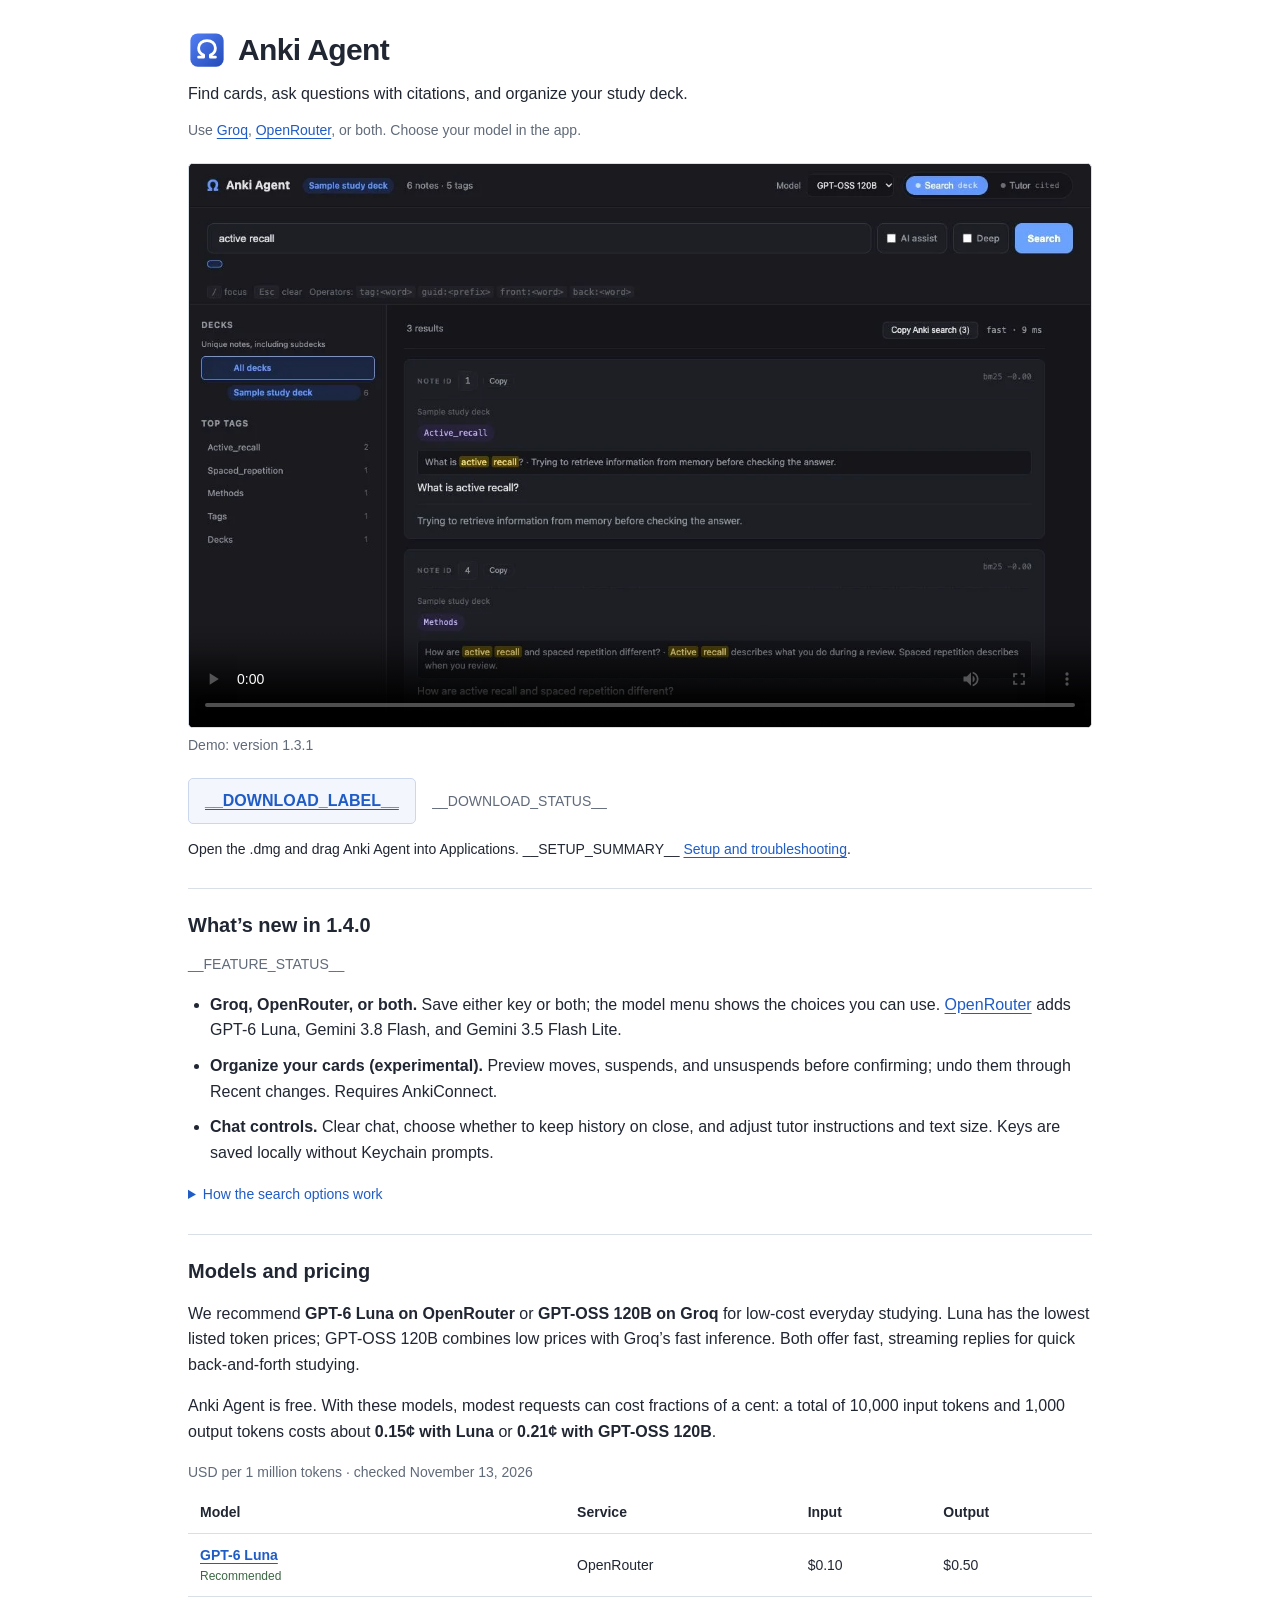
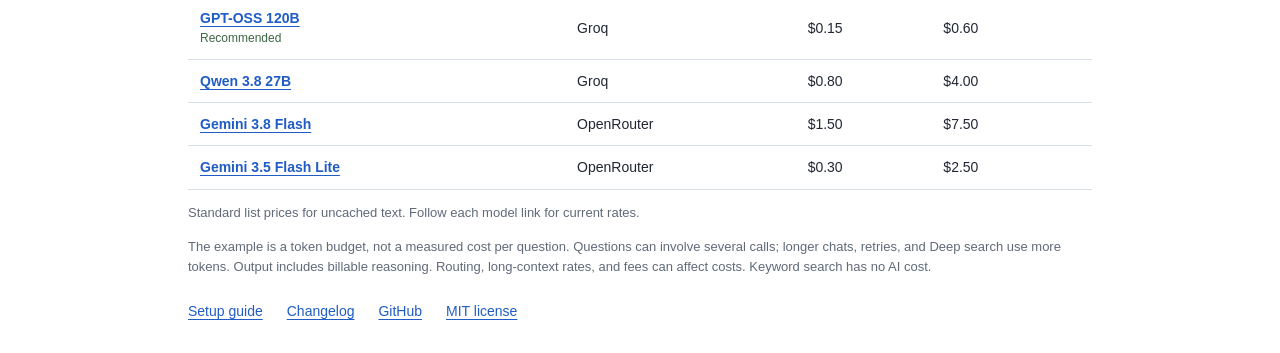
<file: site/public/index.html>
<!doctype html>
<html lang="en">
<head>
  <meta charset="utf-8">
  <meta name="viewport" content="width=device-width, initial-scale=1">
  <meta name="description" content="Search your Anki deck, study with cited answers, and organize cards. Download Anki Agent for Mac.">
  <title>Anki Agent</title>
  <link rel="icon" type="image/svg+xml" href="icon.svg">
  <link rel="stylesheet" href="style.css?v=1.4.0-pricing">
</head>
<body>
  <a class="skip-link" href="#main">Skip to content</a>
  <header>
    <div class="title"><img src="icon.svg" alt="" width="38" height="38"><h1>Anki Agent</h1></div>
    <p class="intro">Find cards, ask questions with citations, and organize your study deck.</p>
    <p class="provider">Use <a href="https://console.groq.com/">Groq</a>, <a href="https://openrouter.ai/">OpenRouter</a>, or both. Choose your model in the app.</p>
  </header>

  <main id="main">
    <section id="demo" aria-label="Demo">
      <video controls playsinline preload="metadata" poster="demo-poster.webp?v=citations" aria-label="Anki Agent app walkthrough">
        <source src="demo.mp4?v=citations" type="video/mp4">
        <track kind="captions" src="demo.vtt?v=citations" srclang="en" label="Walkthrough captions" default>
        <a href="demo.mp4?v=citations">Download the demo video</a>.
      </video>
      <p class="caption">Demo: version 1.3.1</p>
    </section>
    <section id="download" aria-label="Download">
      <a class="download-link" href="__DOWNLOAD_URL__">__DOWNLOAD_LABEL__</a>
      <p class="download-status">__DOWNLOAD_STATUS__</p>
      <p>Open the .dmg and drag Anki Agent into Applications. __SETUP_SUMMARY__ <a href="https://github.com/ajy25/anki-agent/blob/main/docs/MAC_SETUP.md">Setup and troubleshooting</a>.</p>
    </section>
    <section id="updates" aria-labelledby="updates-title">
      <h2 id="updates-title">What’s new in 1.4.0</h2>
      <p class="release-status">__FEATURE_STATUS__</p>
      <ul>
        <li><strong>Groq, OpenRouter, or both.</strong> Save either key or both; the model menu shows the choices you can use. <a href="https://openrouter.ai/">OpenRouter</a> adds GPT-6 Luna, Gemini 3.8 Flash, and Gemini 3.5 Flash Lite.</li>
        <li><strong>Organize your cards (experimental).</strong> Preview moves, suspends, and unsuspends before confirming; undo them through Recent changes. Requires AnkiConnect.</li>
        <li><strong>Chat controls.</strong> Clear chat, choose whether to keep history on close, and adjust tutor instructions and text size. Keys are saved locally without Keychain prompts.</li>
      </ul>
      <details>
        <summary>How the search options work</summary>
        <p><strong>Keyword search:</strong> matches words and tags locally, without an AI call. Start here when you know a term, such as <code>sucralfate</code>.</p>
        <p><strong>AI assist:</strong> describe a topic. AI explores deck tags and tries keywords, then returns cards matching the search it builds.</p>
        <p><strong>Deep search:</strong> AI finds possible matches, screens short card excerpts for relevance, and gives a reason for each card kept. It uses more AI calls and may take longer. You can narrow broad searches; at most 400 candidates are reviewed per search.</p>
        <p>Use <strong>Tutor</strong> for an explanation with card citations. <a href="https://github.com/ajy25/anki-agent/blob/main/docs/SEARCH.md">Read the search guide</a>.</p>
      </details>
    </section>
    <section id="pricing" aria-labelledby="pricing-title">
      <h2 id="pricing-title">Models and pricing</h2>
      <p>We recommend <strong>GPT-6 Luna on OpenRouter</strong> or <strong>GPT-OSS 120B on Groq</strong> for low-cost everyday studying. Luna has the lowest listed token prices; GPT-OSS 120B combines low prices with Groq’s fast inference. Both offer fast, streaming replies for quick back-and-forth studying.</p>
      <p>Anki Agent is free. With these models, modest requests can cost fractions of a cent: a total of 10,000 input tokens and 1,000 output tokens costs about <strong>0.15¢ with Luna</strong> or <strong>0.21¢ with GPT-OSS 120B</strong>.</p>
      <div class="price-table" role="region" aria-label="Model pricing comparison" tabindex="0">
        <table>
          <caption>USD per 1 million tokens · checked November 13, 2026</caption>
          <thead><tr><th scope="col">Model</th><th scope="col">Service</th><th scope="col">Input</th><th scope="col">Output</th></tr></thead>
          <tbody>
            <tr><th scope="row"><a href="https://openrouter.ai/openai/gpt-6-luna">GPT-6 Luna</a><span class="recommended">Recommended</span></th><td>OpenRouter</td><td>$0.10</td><td>$0.50</td></tr>
            <tr><th scope="row"><a href="https://console.groq.com/docs/model/openai/gpt-oss-120b">GPT-OSS 120B</a><span class="recommended">Recommended</span></th><td>Groq</td><td>$0.15</td><td>$0.60</td></tr>
            <tr><th scope="row"><a href="https://console.groq.com/docs/model/qwen/qwen3.8-27b">Qwen 3.8 27B</a></th><td>Groq</td><td>$0.80</td><td>$4.00</td></tr>
            <tr><th scope="row"><a href="https://openrouter.ai/google/gemini-3.8-flash">Gemini 3.8 Flash</a></th><td>OpenRouter</td><td>$1.50</td><td>$7.50</td></tr>
            <tr><th scope="row"><a href="https://openrouter.ai/google/gemini-3.5-flash-lite">Gemini 3.5 Flash Lite</a></th><td>OpenRouter</td><td>$0.30</td><td>$2.50</td></tr>
          </tbody>
        </table>
      </div>
      <p class="pricing-note">Standard list prices for uncached text. Follow each model link for current rates.</p>
      <p class="pricing-note">The example is a token budget, not a measured cost per question. Questions can involve several calls; longer chats, retries, and Deep search use more tokens. Output includes billable reasoning. Routing, long-context rates, and fees can affect costs. Keyword search has no AI cost.</p>
    </section>
  </main>

  <footer aria-label="Project links">
    <a href="https://github.com/ajy25/anki-agent/blob/main/docs/MAC_SETUP.md">Setup guide</a>
    <a href="https://github.com/ajy25/anki-agent/blob/main/CHANGELOG.md">Changelog</a>
    <a href="https://github.com/ajy25/anki-agent">GitHub</a>
    <a href="https://github.com/ajy25/anki-agent/blob/main/LICENSE">MIT license</a>
  </footer>
</body>
</html>
</file>
<file: site/public/style.css>
:root {
  color-scheme: light;
  font-family: -apple-system, BlinkMacSystemFont, "Segoe UI", sans-serif;
  color: #202632;
  background: #fff;
  line-height: 1.6;
  font-size: 16px;
}

* { box-sizing: border-box; }
body { max-width: 960px; margin: 0 auto; padding: 30px 28px; }
a { color: #205cc5; text-underline-offset: 3px; }
a:hover { color: #153c82; }
a:focus-visible, video:focus-visible, summary:focus-visible { outline: 3px solid #7ba5f0; outline-offset: 4px; }
.title { display: flex; gap: 12px; align-items: center; }
.title img { display: block; }
h1 { margin: 0; font-size: 30px; line-height: 1.3; letter-spacing: -.6px; }
.provider { font-size: 14px; color: #606a79; margin: 12px 0 22px; }
video { display: block; width: 100%; height: auto; aspect-ratio: 8 / 5; background: #181a1f; border: 1px solid #d9dfe7; border-radius: 5px; }
#download { margin-top: 22px; }
.download-link { display: inline-block; padding: 9px 16px; border: 1px solid #cbd7ed; border-radius: 5px; background: #f3f6fc; font-weight: 600; }
footer { display: flex; flex-wrap: wrap; gap: 12px 24px; font-size: 14px; margin-top: 22px; }
.skip-link { position: absolute; left: 12px; top: -100px; background: #fff; padding: 8px; }
.skip-link:focus { top: 10px; }

@media (max-width: 600px) {
  body { padding: 24px 18px; }
  h1 { font-size: 27px; }
  footer { gap: 10px 18px; }
}

.intro { margin: 12px 0 0; }
h2 { font-size: 20px; line-height: 1.4; margin: 0 0 10px; }
.caption, .download-status, .release-status { color: #606a79; font-size: 14px; }
.caption { margin: 6px 0 0; }
.download-status { display: inline-block; margin: 0 0 0 12px; }
#download > p:last-child { font-size: 14px; }
#updates { margin-top: 28px; padding-top: 22px; border-top: 1px solid #d9dfe7; }
ul { padding-left: 22px; }
li { margin: 10px 0; }
details { margin-top: 18px; font-size: 14px; }
summary { cursor: pointer; color: #205cc5; width: fit-content; }
details p { margin: 10px 0; }
@media (max-width: 600px) {
  .download-status { display: block; margin: 8px 0 0; }
}

#pricing { margin-top: 28px; padding-top: 22px; border-top: 1px solid #d9dfe7; }
.price-table { overflow-x: auto; }
.price-table:focus-visible { outline: 3px solid #7ba5f0; outline-offset: 3px; }
table { border-collapse: collapse; width: 100%; font-size: 14px; }
caption { text-align: left; color: #606a79; margin-bottom: 8px; }
th, td { text-align: left; padding: 10px 12px; border-bottom: 1px solid #d9dfe7; }
th { font-weight: 600; }
td:nth-last-child(-n+2) { white-space: nowrap; font-variant-numeric: tabular-nums; }
.recommended { display: block; color: #3c6643; font-size: 12px; font-weight: 400; }
.pricing-note { font-size: 13px; color: #606a79; }
@media (max-width: 600px) { th, td { padding: 8px 6px; } }
</file>
